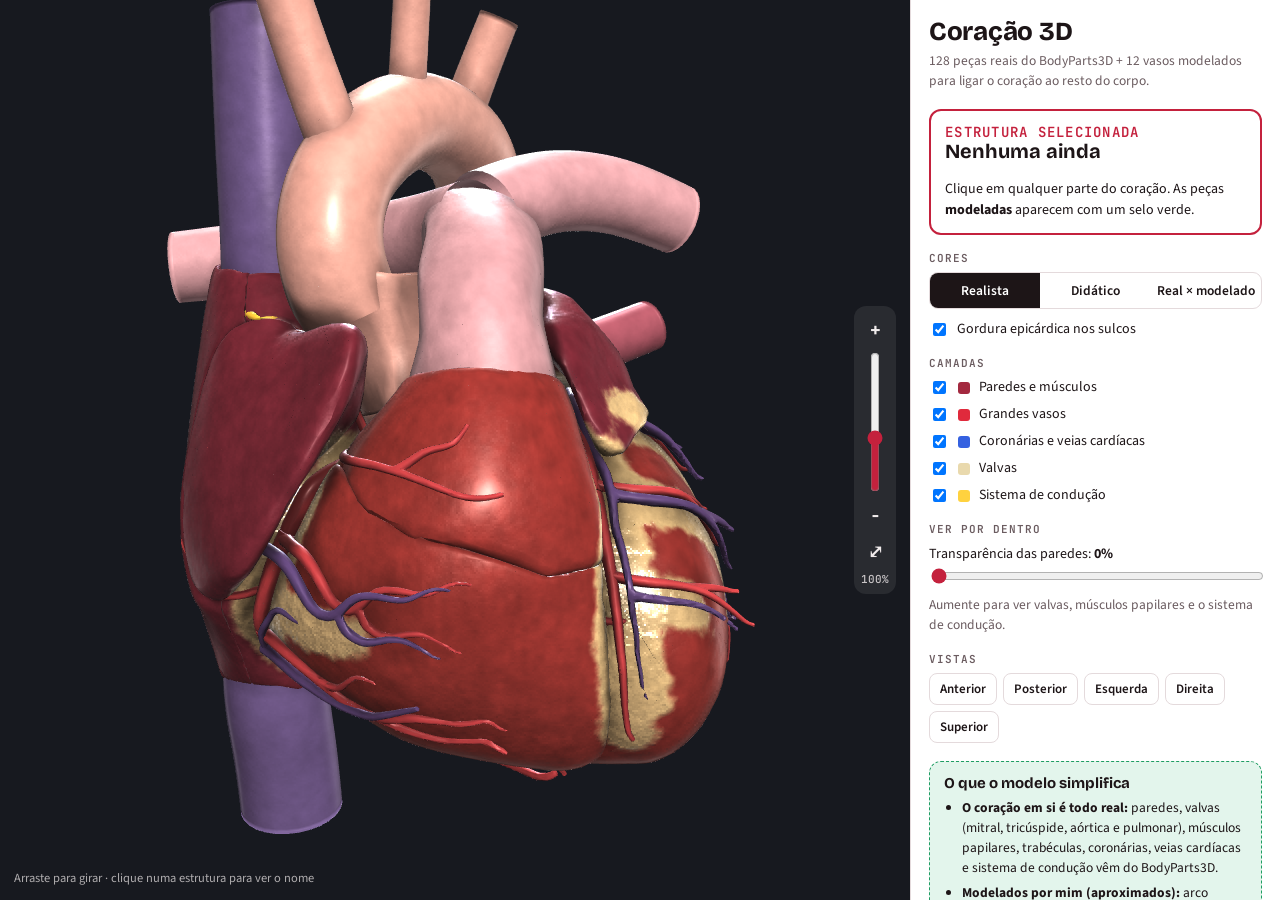
<file: index.html>
<!doctype html>
<html lang="pt-BR">
<head>
<meta charset="utf-8">
<meta name="viewport" content="width=device-width,initial-scale=1,viewport-fit=cover">
<title>Coração 3D</title>
<link rel="preconnect" href="https://fonts.googleapis.com">
<link rel="stylesheet" href="https://fonts.googleapis.com/css2?family=Bricolage+Grotesque:opsz,wght@12..96,600;12..96,750&family=Source+Sans+3:wght@400;600&family=JetBrains+Mono:wght@500&display=swap">
<link rel="stylesheet" href="css/style.css">
</head>
<body>
<div class="app">
  <div class="stage" id="stage">
    <div class="loading" id="loading">Montando 140 peças…</div>
    <div class="tip" id="tip" hidden></div>
    <div class="zoom" aria-label="Zoom">
      <button id="zIn" aria-label="Aproximar">+</button>
      <input id="zR" type="range" min="0" max="100" value="40" aria-label="Nível de zoom">
      <button id="zOut" aria-label="Afastar">−</button>
      <button id="zFit" aria-label="Enquadrar" title="Enquadrar">⤢</button>
      <small id="zL">100%</small>
    </div>
    <div class="hint">Arraste para girar · clique numa estrutura para ver o nome</div>
  </div>

  <aside class="panel">
    <header>
      <h1>Coração 3D</h1>
      <p class="sub">128 peças reais do BodyParts3D + 12 vasos modelados para ligar o coração ao resto do corpo.</p>
    </header>

    <section class="sel" aria-live="polite">
      <p class="lbl">Estrutura selecionada</p>
      <h2 id="sName">Nenhuma ainda</h2>
      <div class="chips" id="sChips"></div>
      <p id="sNote">Clique em qualquer parte do coração. As peças <b>modeladas</b> aparecem com um selo verde.</p>
      <p class="en" id="sEn" hidden></p>
    </section>

    <section>
      <p class="lbl">Cores</p>
      <div class="seg seg3" role="group" aria-label="Modo de cor">
        <button id="cReal" aria-pressed="true">Realista</button>
        <button id="cAnat" aria-pressed="false">Didático</button>
        <button id="cOrig" aria-pressed="false">Real × modelado</button>
      </div>
      <label class="fatT" id="fatWrap" style="display:flex;gap:8px;align-items:center;margin-top:10px;font-size:14px;cursor:pointer"><input type="checkbox" id="fatT" checked> Gordura epicárdica nos sulcos</label>
      <div class="legend" id="origLegend" hidden style="margin-top:10px">
        <span><i class="sw" style="background:#c9b3b6"></i>Real (BodyParts3D)</span>
        <span><i class="sw" style="background:#22b46e"></i>Modelado (aproximado)</span>
      </div>
    </section>

    <section>
      <p class="lbl">Camadas</p>
      <div class="layers" id="layers"></div>
    </section>

    <section>
      <p class="lbl">Ver por dentro</p>
      <label for="op" style="font-size:14px">Transparência das paredes: <b id="opL">0%</b></label>
      <input id="op" type="range" min="0" max="90" value="0">
      <p class="sub">Aumente para ver valvas, músculos papilares e o sistema de condução.</p>
    </section>

    <section>
      <p class="lbl">Vistas</p>
      <div class="views">
        <button class="btn" data-v="ant">Anterior</button>
        <button class="btn" data-v="post">Posterior</button>
        <button class="btn" data-v="esq">Esquerda</button>
        <button class="btn" data-v="dir">Direita</button>
        <button class="btn" data-v="sup">Superior</button>
      </div>
    </section>

    <section class="simp">
      <h3>O que o modelo simplifica</h3>
      <ul>
        <li><b>O coração em si é todo real:</b> paredes, valvas (mitral, tricúspide, aórtica e pulmonar), músculos papilares, trabéculas, coronárias, veias cardíacas e sistema de condução vêm do BodyParts3D.</li>
        <li><b>Modelados por mim (aproximados):</b> arco aórtico com os 3 ramos e aorta descendente, artérias pulmonares direita e esquerda, veias cavas e as 4 veias pulmonares. Cada um parte de uma abertura real (topo da aorta ascendente, bifurcação do tronco pulmonar, aberturas do átrio direito e óstios marcados no átrio esquerdo); o trajeto até o pulmão ou o corpo é aproximado e foi cortado perto do coração.</li>
        <li>Faltam as cordas tendíneas, que não estão no BodyParts3D.</li>
        <li>Neste modelo a artéria interventricular posterior vem da coronária esquerda (dominância esquerda). Na maioria das pessoas (≈ 70–80%) ela vem da coronária direita.</li>
      </ul>
    </section>

    <p class="credit">Peças reais: <a href="https://lifesciencedb.jp/bp3d/" target="_blank" rel="noopener">BodyParts3D</a>, © The Database Center for Life Science, licença CC BY-SA 2.1 JP. Coordenadas originais em milímetros (modelo masculino adulto).</p>
  </aside>
</div>


<!-- Bibliotecas (cópias locais do Three.js r147, funcionam sem internet) -->
<script src="vendor/three.min.js"></script>
<script src="vendor/OrbitControls.js"></script>
<script src="vendor/RoomEnvironment.js"></script>
<!-- Dados do coração: gerados por scripts/gerar_dados.py -->
<script src="data/heart_data.js"></script>
<script src="js/app.js"></script>
</body>
</html>
</file>
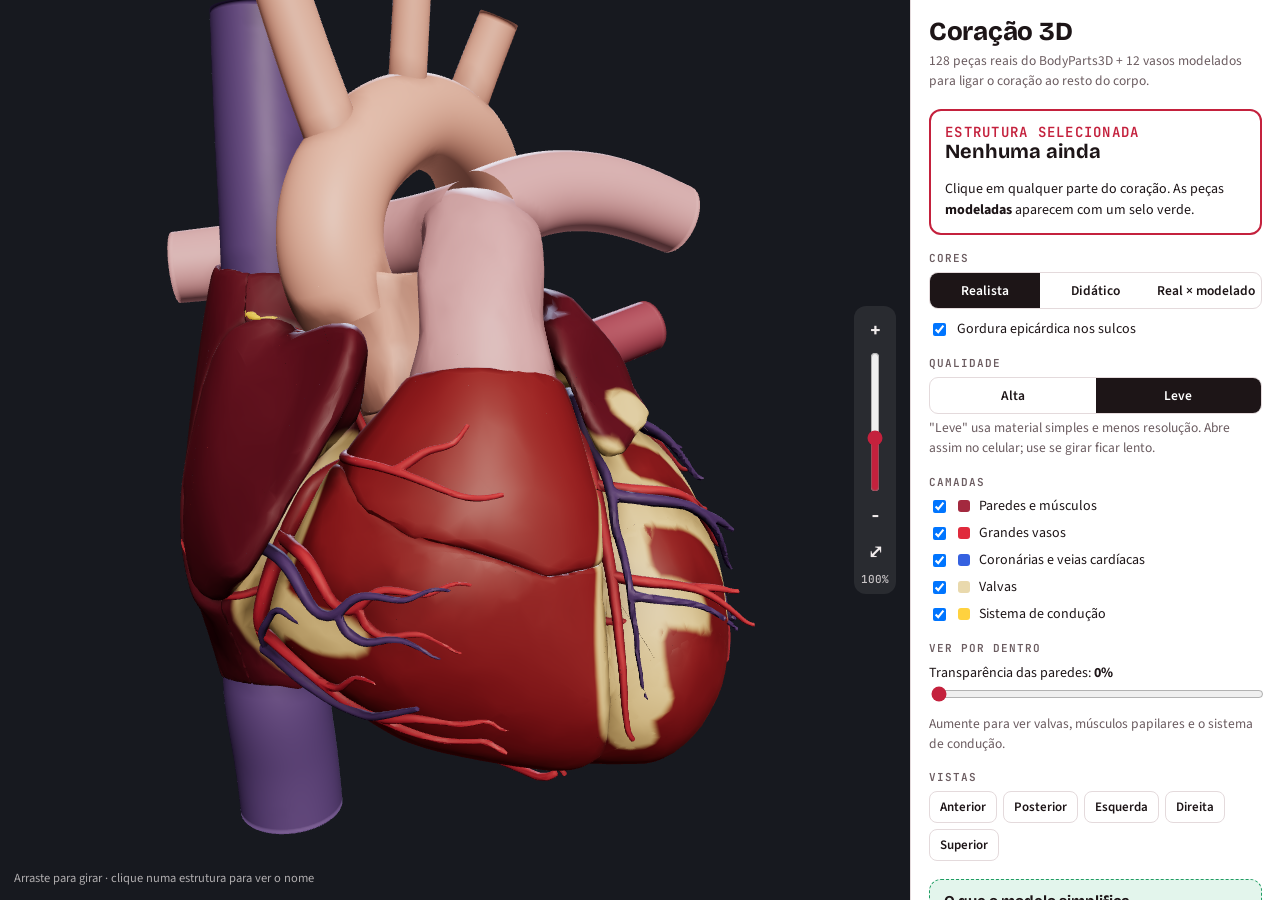
<file: coracao-3d/index.html>
<!doctype html>
<html lang="pt-BR">
<head>
<meta charset="utf-8">
<meta name="viewport" content="width=device-width,initial-scale=1,viewport-fit=cover">
<title>Coração 3D</title>
<link rel="preconnect" href="https://fonts.googleapis.com">
<link rel="stylesheet" href="https://fonts.googleapis.com/css2?family=Bricolage+Grotesque:opsz,wght@12..96,600;12..96,750&family=Source+Sans+3:wght@400;600&family=JetBrains+Mono:wght@500&display=swap">
<link rel="stylesheet" href="css/style.css">
</head>
<body>
<div class="app">
  <div class="stage" id="stage">
    <div class="loading" id="loading">Montando 140 peças…</div>
    <div class="tip" id="tip" hidden></div>
    <div class="zoom" aria-label="Zoom">
      <button id="zIn" aria-label="Aproximar">+</button>
      <input id="zR" type="range" min="0" max="100" value="40" aria-label="Nível de zoom">
      <button id="zOut" aria-label="Afastar">−</button>
      <button id="zFit" aria-label="Enquadrar" title="Enquadrar">⤢</button>
      <small id="zL">100%</small>
    </div>
    <div class="hint">Arraste para girar · clique numa estrutura para ver o nome</div>
  </div>

  <aside class="panel">
    <header>
      <h1>Coração 3D</h1>
      <p class="sub">128 peças reais do BodyParts3D + 12 vasos modelados para ligar o coração ao resto do corpo.</p>
    </header>

    <section class="sel" aria-live="polite">
      <p class="lbl">Estrutura selecionada</p>
      <h2 id="sName">Nenhuma ainda</h2>
      <div class="chips" id="sChips"></div>
      <p id="sNote">Clique em qualquer parte do coração. As peças <b>modeladas</b> aparecem com um selo verde.</p>
      <p class="en" id="sEn" hidden></p>
    </section>

    <section>
      <p class="lbl">Cores</p>
      <div class="seg seg3" role="group" aria-label="Modo de cor">
        <button id="cReal" aria-pressed="true">Realista</button>
        <button id="cAnat" aria-pressed="false">Didático</button>
        <button id="cOrig" aria-pressed="false">Real × modelado</button>
      </div>
      <label class="fatT" id="fatWrap" style="display:flex;gap:8px;align-items:center;margin-top:10px;font-size:14px;cursor:pointer"><input type="checkbox" id="fatT" checked> Gordura epicárdica nos sulcos</label>
      <div class="legend" id="origLegend" hidden style="margin-top:10px">
        <span><i class="sw" style="background:#c9b3b6"></i>Real (BodyParts3D)</span>
        <span><i class="sw" style="background:#22b46e"></i>Modelado (aproximado)</span>
      </div>
    </section>

    <section>
      <p class="lbl">Qualidade</p>
      <div class="seg seg2" role="group" aria-label="Qualidade gráfica">
        <button id="qAlta" aria-pressed="true">Alta</button>
        <button id="qLeve" aria-pressed="false">Leve</button>
      </div>
      <p class="sub">"Leve" usa material simples e menos resolução. Abre assim no celular; use se girar ficar lento.</p>
    </section>

    <section>
      <p class="lbl">Camadas</p>
      <div class="layers" id="layers"></div>
    </section>

    <section>
      <p class="lbl">Ver por dentro</p>
      <label for="op" style="font-size:14px">Transparência das paredes: <b id="opL">0%</b></label>
      <input id="op" type="range" min="0" max="90" value="0">
      <p class="sub">Aumente para ver valvas, músculos papilares e o sistema de condução.</p>
    </section>

    <section>
      <p class="lbl">Vistas</p>
      <div class="views">
        <button class="btn" data-v="ant">Anterior</button>
        <button class="btn" data-v="post">Posterior</button>
        <button class="btn" data-v="esq">Esquerda</button>
        <button class="btn" data-v="dir">Direita</button>
        <button class="btn" data-v="sup">Superior</button>
      </div>
    </section>

    <section class="simp">
      <h3>O que o modelo simplifica</h3>
      <ul>
        <li><b>O coração em si é todo real:</b> paredes, valvas (mitral, tricúspide, aórtica e pulmonar), músculos papilares, trabéculas, coronárias, veias cardíacas e sistema de condução vêm do BodyParts3D.</li>
        <li><b>Modelados por mim (aproximados):</b> arco aórtico com os 3 ramos e aorta descendente, artérias pulmonares direita e esquerda, veias cavas e as 4 veias pulmonares. Cada um parte de uma abertura real (topo da aorta ascendente, bifurcação do tronco pulmonar, aberturas do átrio direito e óstios marcados no átrio esquerdo); o trajeto até o pulmão ou o corpo é aproximado e foi cortado perto do coração.</li>
        <li>Faltam as cordas tendíneas, que não estão no BodyParts3D.</li>
        <li>Neste modelo a artéria interventricular posterior vem da coronária esquerda (dominância esquerda). Na maioria das pessoas (≈ 70–80%) ela vem da coronária direita.</li>
      </ul>
    </section>

    <p class="credit">Peças reais: <a href="https://lifesciencedb.jp/bp3d/" target="_blank" rel="noopener">BodyParts3D</a>, © The Database Center for Life Science, licença CC BY-SA 2.1 JP. Coordenadas originais em milímetros (modelo masculino adulto).</p>
  </aside>
</div>


<!-- Bibliotecas (cópias locais do Three.js r147, funcionam sem internet) -->
<script src="vendor/three.min.js"></script>
<script src="vendor/OrbitControls.js"></script>
<script src="vendor/RoomEnvironment.js"></script>
<!-- Dados do coração: gerados por scripts/gerar_dados.py -->
<script src="data/heart_data.js"></script>
<script src="js/app.js"></script>
</body>
</html>
</file>
<file: css/style.css>
/* Layout: palco 3D à esquerda, painel didático fixo à direita (empilha no celular). Texto nunca cobre o modelo. */
body{margin:0}
:root{
  --bg:#f4f1f1; --panel:#ffffff; --fg:#1d1517; --muted:#6b5c60; --line:#e4dadc;
  --stage:#17191f; --stage-fg:#f1ecec;
  --accent:#c4213d; --real:#2a6fdb; --model:#1f9d63; --model-bg:#e3f5ec; --real-bg:#e6eefc;
  --f-disp:"Bricolage Grotesque",ui-sans-serif,system-ui,sans-serif;
  --f-body:"Source Sans 3",ui-sans-serif,system-ui,sans-serif;
  --f-mono:"JetBrains Mono",ui-monospace,Menlo,monospace;
}
@media (prefers-color-scheme:dark){:root:not([data-theme="light"]){
  --bg:#121317; --panel:#1b1d23; --fg:#f0eaeb; --muted:#a99ca0; --line:#2e3038;
  --stage:#0c0d10; --stage-fg:#f1ecec; --accent:#ff5470; --real:#7aa7ff; --model:#4fd795; --model-bg:#173327; --real-bg:#1a2742; color-scheme:dark}}
:root[data-theme="dark"]{
  --bg:#121317; --panel:#1b1d23; --fg:#f0eaeb; --muted:#a99ca0; --line:#2e3038;
  --stage:#0c0d10; --stage-fg:#f1ecec; --accent:#ff5470; --real:#7aa7ff; --model:#4fd795; --model-bg:#173327; --real-bg:#1a2742; color-scheme:dark}
[hidden]{display:none!important}
html,body{height:100%}
body{background:var(--bg);color:var(--fg);font:15px/1.5 var(--f-body)}
.app{display:grid;grid-template-columns:minmax(0,1fr) 370px;height:100%}
.stage{position:relative;background:var(--stage);min-width:0;overflow:hidden}
.stage canvas{display:block;width:100%;height:100%;touch-action:none}
.panel{background:var(--panel);border-left:1px solid var(--line);overflow-y:auto;padding:18px 18px 28px;display:flex;flex-direction:column;gap:18px;min-width:0}
h1{font:750 26px/1.1 var(--f-disp);margin:0;letter-spacing:-.01em}
.sub{color:var(--muted);font-size:13.5px;margin:4px 0 0}
.lbl{font:600 11px/1 var(--f-mono);letter-spacing:.09em;text-transform:uppercase;color:var(--muted);margin:0 0 8px}
.sel{border:2px solid var(--accent);border-radius:12px;padding:14px 14px 12px;background:var(--panel)}
.sel .lbl{color:var(--accent)}
.sel h2{font:700 20px/1.2 var(--f-disp);margin:0 0 8px;text-wrap:balance}
.chips{display:flex;flex-wrap:wrap;gap:6px;margin-bottom:8px}
.chip{font:600 12px/1 var(--f-body);padding:5px 9px;border-radius:99px;border:1px solid var(--line)}
.chip.real{background:var(--real-bg);color:var(--real);border-color:transparent}
.chip.model{background:var(--model-bg);color:var(--model);border-color:transparent}
.sel p{margin:0;font-size:14px}
.sel .en{color:var(--muted);font-size:12.5px;margin-top:6px;font-style:italic}
.seg{display:grid;grid-template-columns:repeat(3,1fr);border:1px solid var(--line);border-radius:9px;overflow:hidden}
.seg button{all:unset;cursor:pointer;text-align:center;padding:8px 6px;font:600 13.5px var(--f-body)}
.seg button[aria-pressed="true"]{background:var(--fg);color:var(--panel)}
.layers{display:flex;flex-direction:column;gap:6px}
.layers label{display:flex;align-items:center;gap:9px;cursor:pointer;font-size:14px}
.sw{width:12px;height:12px;border-radius:3px;flex:none}
.views{display:flex;flex-wrap:wrap;gap:6px}
.btn{all:unset;cursor:pointer;border:1px solid var(--line);border-radius:8px;padding:6px 10px;font:600 13px var(--f-body)}
.btn:hover{border-color:var(--fg)}
button:focus-visible,input:focus-visible{outline:2px solid var(--accent);outline-offset:2px}
input[type=range]{width:100%;accent-color:var(--accent)}
.legend{display:flex;gap:14px;flex-wrap:wrap;font-size:13px;color:var(--muted)}
.legend span{display:flex;align-items:center;gap:6px}
.simp{border:1px dashed var(--model);border-radius:12px;padding:12px 14px;background:var(--model-bg)}
.simp h3{font:700 15px var(--f-disp);margin:0 0 6px;color:var(--fg)}
.simp ul{margin:0;padding-left:18px;font-size:13.5px}
.simp li+li{margin-top:4px}
.credit{font-size:12px;color:var(--muted)}
.credit a{color:inherit}
.tip{position:absolute;pointer-events:none;background:rgba(10,10,14,.85);color:var(--stage-fg);font:600 13px var(--f-body);padding:5px 9px;border-radius:6px;transform:translate(12px,-50%);white-space:nowrap}
.zoom{position:absolute;right:14px;top:50%;transform:translateY(-50%);display:flex;flex-direction:column;align-items:center;gap:6px;background:rgba(255,255,255,.08);border-radius:12px;padding:8px 6px}
.zoom button{all:unset;cursor:pointer;width:30px;height:30px;display:grid;place-items:center;color:var(--stage-fg);font:700 18px var(--f-mono);border-radius:7px}
.zoom button:hover{background:rgba(255,255,255,.12)}
.zoom input{writing-mode:vertical-lr;direction:rtl;height:140px;width:22px}
.zoom small{color:var(--stage-fg);font:500 11px var(--f-mono);opacity:.8}
.hint{position:absolute;left:14px;bottom:12px;color:var(--stage-fg);opacity:.7;font-size:12.5px}
.loading{position:absolute;inset:0;display:grid;place-items:center;color:var(--stage-fg);font:600 14px var(--f-body)}
@media (max-width:820px){
  .app{grid-template-columns:1fr;grid-template-rows:58vh auto;height:auto}
  .stage{height:58vh}
  .panel{border-left:0;border-top:1px solid var(--line);overflow:visible;padding:16px}
  .zoom input{height:96px}
}
@media (prefers-reduced-motion:reduce){*{transition:none!important}}
</file>
<file: coracao-3d/css/style.css>
/* Layout: palco 3D à esquerda, painel didático fixo à direita (empilha no celular). Texto nunca cobre o modelo. */
body{margin:0}
:root{
  --bg:#f4f1f1; --panel:#ffffff; --fg:#1d1517; --muted:#6b5c60; --line:#e4dadc;
  --stage:#17191f; --stage-fg:#f1ecec;
  --accent:#c4213d; --real:#2a6fdb; --model:#1f9d63; --model-bg:#e3f5ec; --real-bg:#e6eefc;
  --f-disp:"Bricolage Grotesque",ui-sans-serif,system-ui,sans-serif;
  --f-body:"Source Sans 3",ui-sans-serif,system-ui,sans-serif;
  --f-mono:"JetBrains Mono",ui-monospace,Menlo,monospace;
}
@media (prefers-color-scheme:dark){:root:not([data-theme="light"]){
  --bg:#121317; --panel:#1b1d23; --fg:#f0eaeb; --muted:#a99ca0; --line:#2e3038;
  --stage:#0c0d10; --stage-fg:#f1ecec; --accent:#ff5470; --real:#7aa7ff; --model:#4fd795; --model-bg:#173327; --real-bg:#1a2742; color-scheme:dark}}
:root[data-theme="dark"]{
  --bg:#121317; --panel:#1b1d23; --fg:#f0eaeb; --muted:#a99ca0; --line:#2e3038;
  --stage:#0c0d10; --stage-fg:#f1ecec; --accent:#ff5470; --real:#7aa7ff; --model:#4fd795; --model-bg:#173327; --real-bg:#1a2742; color-scheme:dark}
[hidden]{display:none!important}
html,body{height:100%}
body{background:var(--bg);color:var(--fg);font:15px/1.5 var(--f-body)}
.app{display:grid;grid-template-columns:minmax(0,1fr) 370px;height:100%}
.stage{position:relative;background:var(--stage);min-width:0;overflow:hidden}
.stage canvas{display:block;width:100%;height:100%;touch-action:none}
.panel{background:var(--panel);border-left:1px solid var(--line);overflow-y:auto;padding:18px 18px 28px;display:flex;flex-direction:column;gap:18px;min-width:0}
h1{font:750 26px/1.1 var(--f-disp);margin:0;letter-spacing:-.01em}
.sub{color:var(--muted);font-size:13.5px;margin:4px 0 0}
.lbl{font:600 11px/1 var(--f-mono);letter-spacing:.09em;text-transform:uppercase;color:var(--muted);margin:0 0 8px}
.sel{border:2px solid var(--accent);border-radius:12px;padding:14px 14px 12px;background:var(--panel)}
.sel .lbl{color:var(--accent)}
.sel h2{font:700 20px/1.2 var(--f-disp);margin:0 0 8px;text-wrap:balance}
.chips{display:flex;flex-wrap:wrap;gap:6px;margin-bottom:8px}
.chip{font:600 12px/1 var(--f-body);padding:5px 9px;border-radius:99px;border:1px solid var(--line)}
.chip.real{background:var(--real-bg);color:var(--real);border-color:transparent}
.chip.model{background:var(--model-bg);color:var(--model);border-color:transparent}
.sel p{margin:0;font-size:14px}
.sel .en{color:var(--muted);font-size:12.5px;margin-top:6px;font-style:italic}
.seg{display:grid;grid-template-columns:repeat(3,1fr);border:1px solid var(--line);border-radius:9px;overflow:hidden}
.seg.seg2{grid-template-columns:1fr 1fr}
.seg button{all:unset;cursor:pointer;text-align:center;padding:8px 6px;font:600 13.5px var(--f-body)}
.seg button[aria-pressed="true"]{background:var(--fg);color:var(--panel)}
.layers{display:flex;flex-direction:column;gap:6px}
.layers label{display:flex;align-items:center;gap:9px;cursor:pointer;font-size:14px}
.sw{width:12px;height:12px;border-radius:3px;flex:none}
.views{display:flex;flex-wrap:wrap;gap:6px}
.btn{all:unset;cursor:pointer;border:1px solid var(--line);border-radius:8px;padding:6px 10px;font:600 13px var(--f-body)}
.btn:hover{border-color:var(--fg)}
button:focus-visible,input:focus-visible{outline:2px solid var(--accent);outline-offset:2px}
input[type=range]{width:100%;accent-color:var(--accent)}
.legend{display:flex;gap:14px;flex-wrap:wrap;font-size:13px;color:var(--muted)}
.legend span{display:flex;align-items:center;gap:6px}
.simp{border:1px dashed var(--model);border-radius:12px;padding:12px 14px;background:var(--model-bg)}
.simp h3{font:700 15px var(--f-disp);margin:0 0 6px;color:var(--fg)}
.simp ul{margin:0;padding-left:18px;font-size:13.5px}
.simp li+li{margin-top:4px}
.credit{font-size:12px;color:var(--muted)}
.credit a{color:inherit}
.tip{position:absolute;pointer-events:none;background:rgba(10,10,14,.85);color:var(--stage-fg);font:600 13px var(--f-body);padding:5px 9px;border-radius:6px;transform:translate(12px,-50%);white-space:nowrap}
.zoom{position:absolute;right:14px;top:50%;transform:translateY(-50%);display:flex;flex-direction:column;align-items:center;gap:6px;background:rgba(255,255,255,.08);border-radius:12px;padding:8px 6px}
.zoom button{all:unset;cursor:pointer;width:30px;height:30px;display:grid;place-items:center;color:var(--stage-fg);font:700 18px var(--f-mono);border-radius:7px}
.zoom button:hover{background:rgba(255,255,255,.12)}
.zoom input{writing-mode:vertical-lr;direction:rtl;height:140px;width:22px}
.zoom small{color:var(--stage-fg);font:500 11px var(--f-mono);opacity:.8}
.hint{position:absolute;left:14px;bottom:12px;color:var(--stage-fg);opacity:.7;font-size:12.5px}
.loading{position:absolute;inset:0;display:grid;place-items:center;color:var(--stage-fg);font:600 14px var(--f-body)}
@media (max-width:820px){
  .app{grid-template-columns:1fr;grid-template-rows:58vh auto;height:auto}
  .stage{height:58vh}
  .panel{border-left:0;border-top:1px solid var(--line);overflow:visible;padding:16px}
  .zoom input{height:96px}
}
@media (prefers-reduced-motion:reduce){*{transition:none!important}}
</file>
